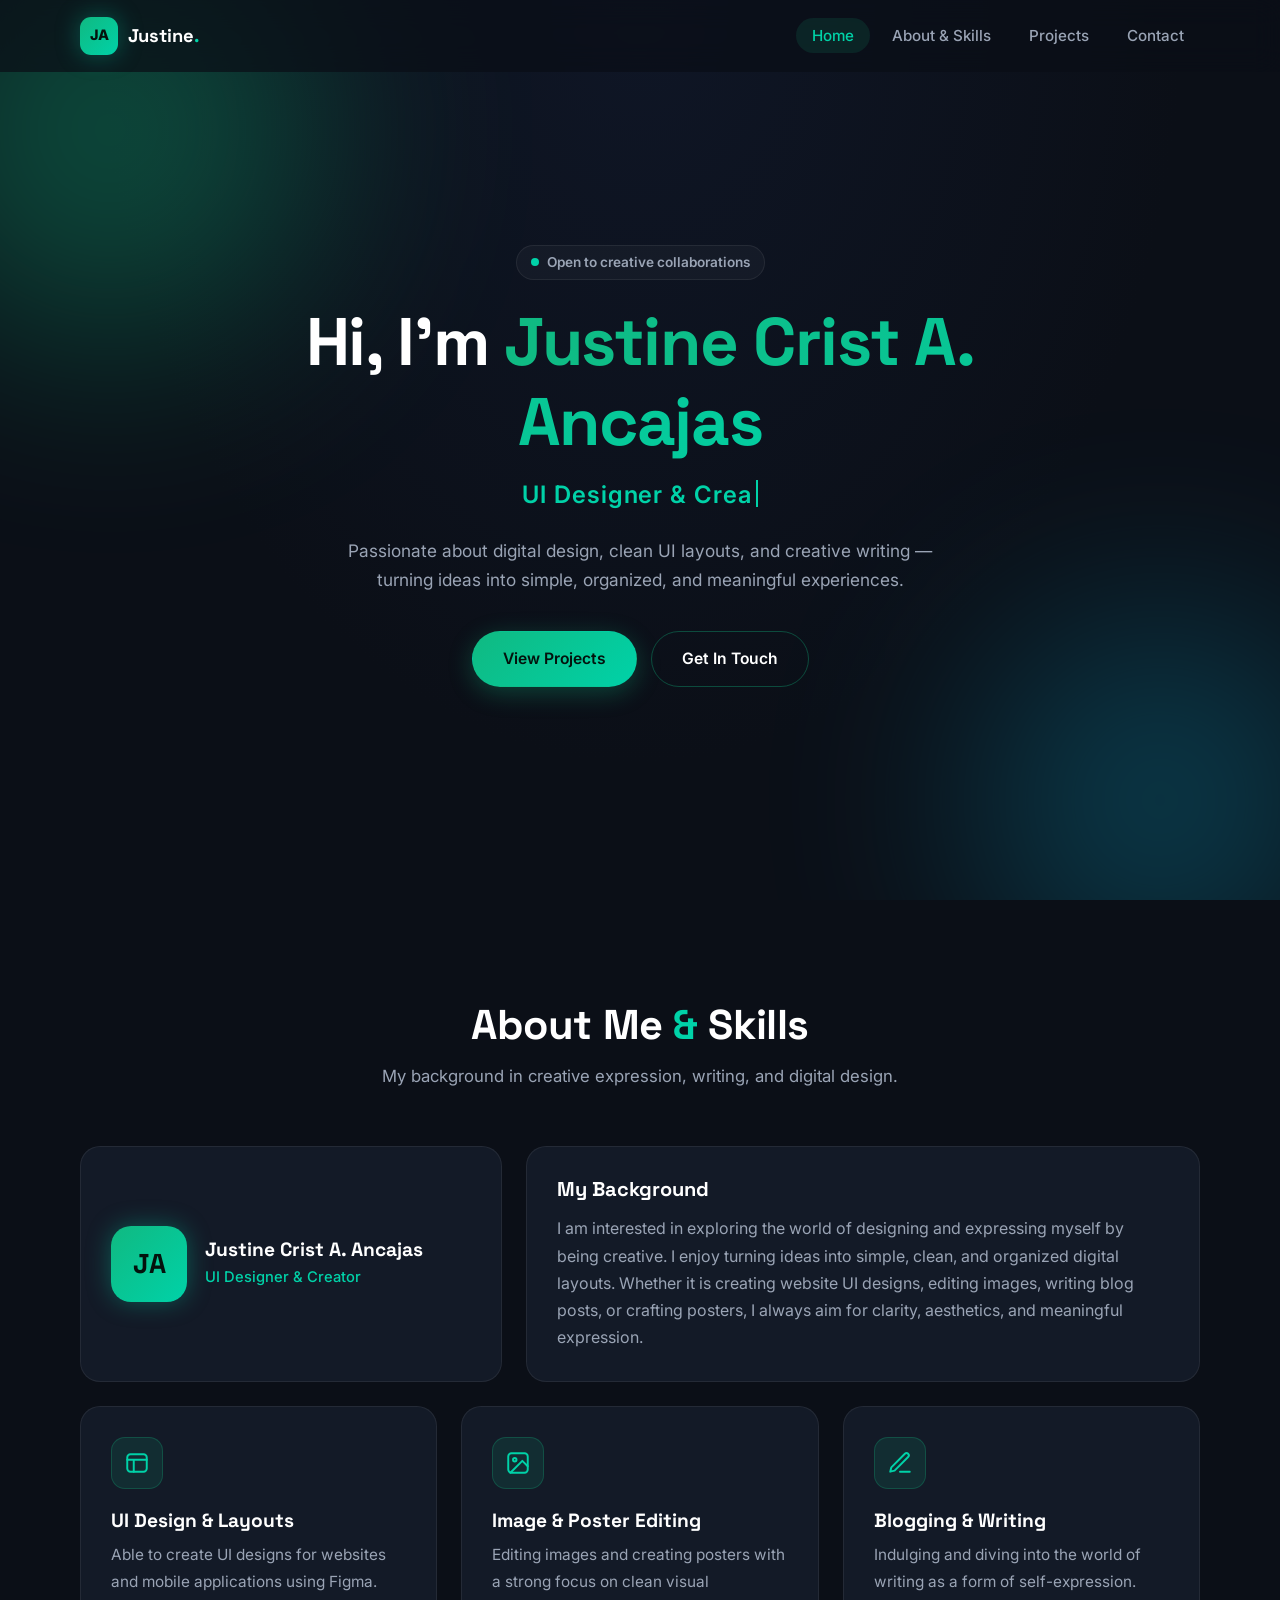
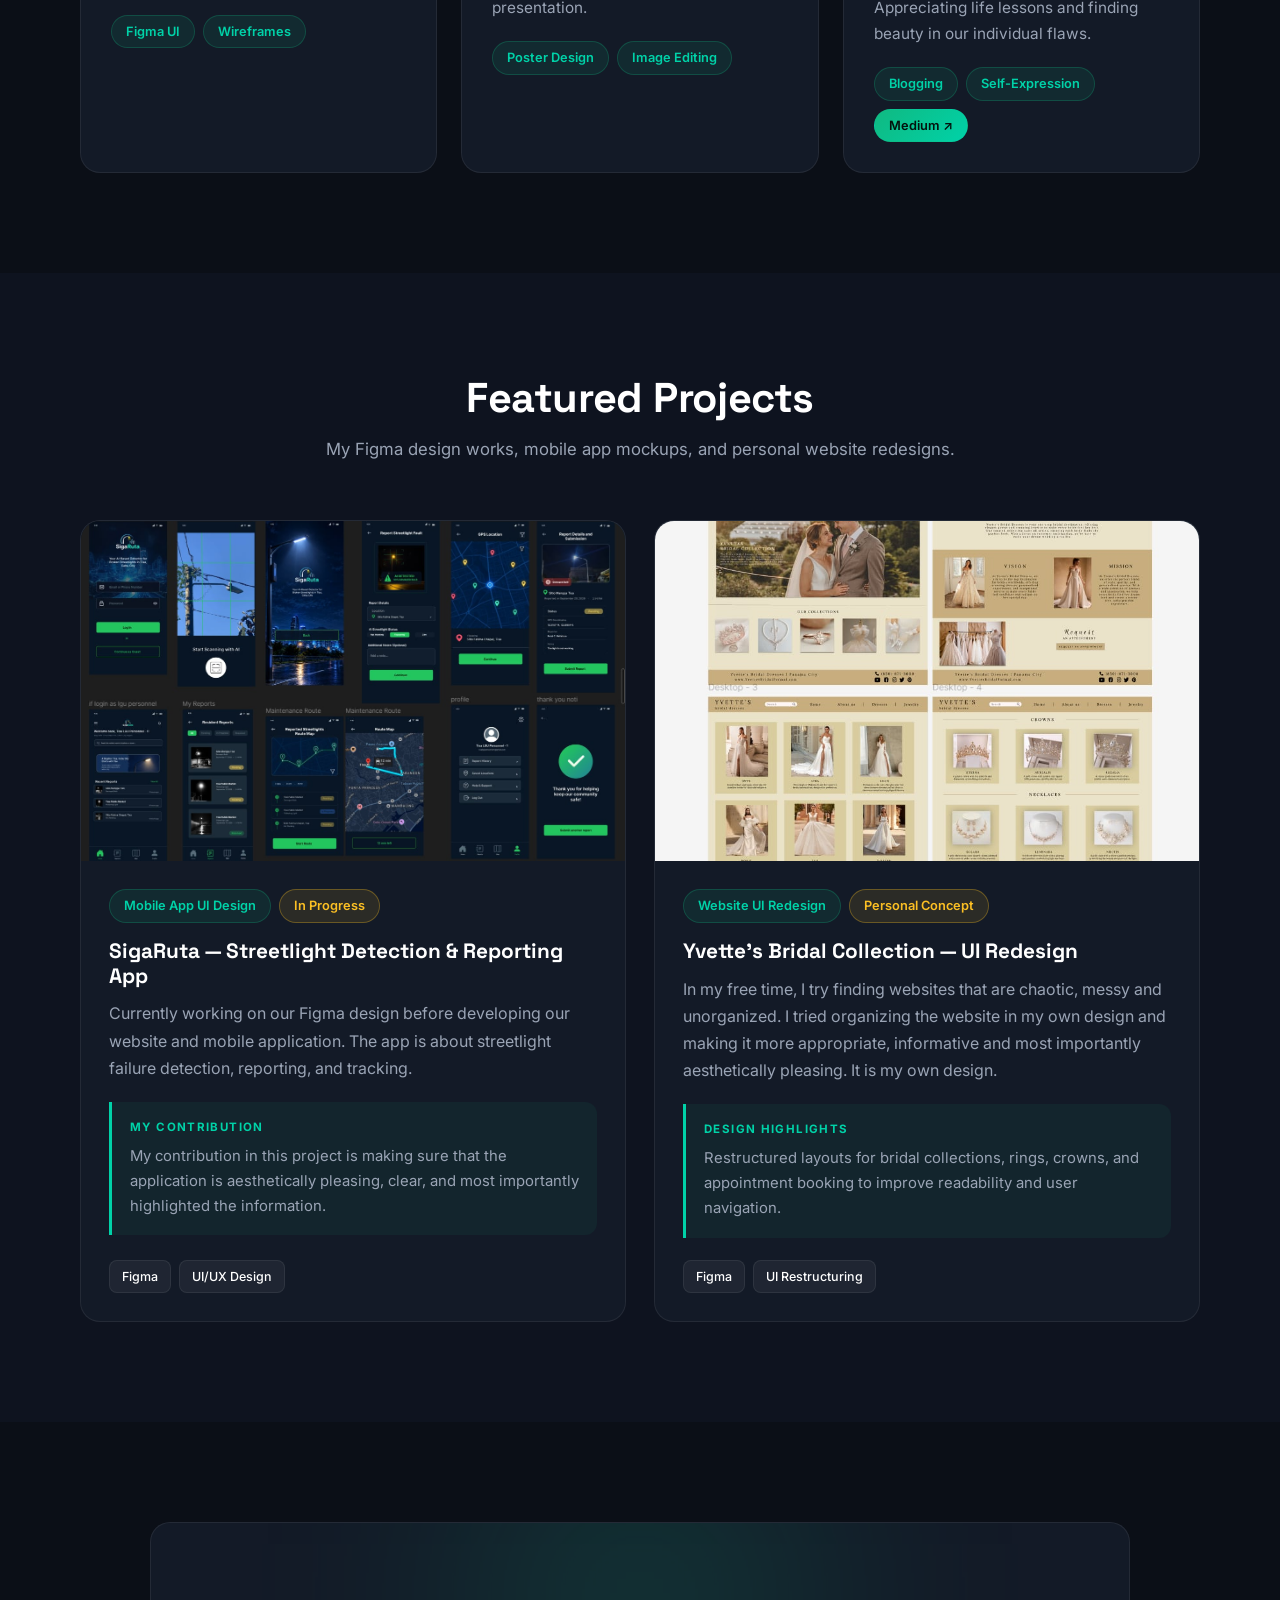
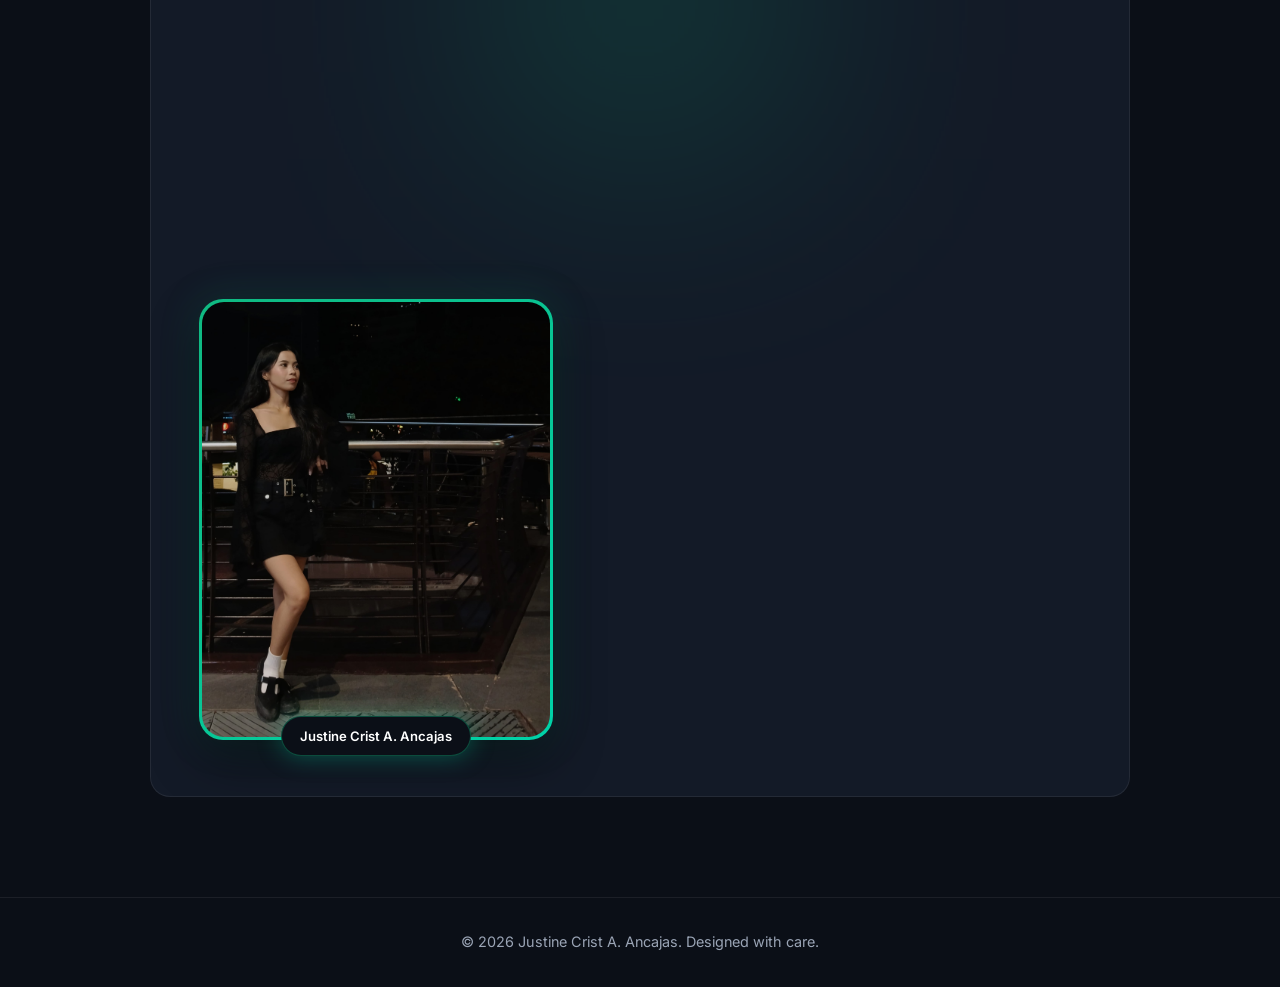
<file: index.html>
<!DOCTYPE html>
<html lang="en">
<head>
  <meta charset="UTF-8" />
  <meta name="viewport" content="width=device-width, initial-scale=1.0" />
  <meta name="description" content="Justine Crist A. Ancajas — UI Designer & Creator. Portfolio of UI designs, poster editing, and creative writing." />
  <meta name="theme-color" content="#0b0f17" />
  <title>Justine Crist A. Ancajas | UI Designer & Creator</title>
  <link rel="preconnect" href="https://fonts.googleapis.com" />
  <link rel="preconnect" href="https://fonts.gstatic.com" crossorigin />
  <link href="https://fonts.googleapis.com/css2?family=Inter:wght@400;500;600;700;800&family=Space+Grotesk:wght@500;700&display=swap" rel="stylesheet" />
  <link rel="stylesheet" href="style.css" />
</head>
<body>
  <div class="scroll-progress" id="scrollProgress"></div>
  <div class="cursor-glow" id="cursorGlow" aria-hidden="true"></div>

  <!-- ============ NAVIGATION ============ -->
  <header class="navbar" id="navbar">
    <div class="container nav-inner">
      <a href="#home" class="logo" aria-label="Go to home">
        <span class="logo-mark">JA</span>
        <span class="logo-text">Justine<span class="dot">.</span></span>
      </a>

      <button class="nav-toggle" id="navToggle" aria-label="Toggle navigation menu" aria-expanded="false" aria-controls="navMenu">
        <span class="bar"></span>
        <span class="bar"></span>
        <span class="bar"></span>
      </button>

      <nav class="nav-menu" id="navMenu" aria-label="Main navigation">
        <ul>
          <li><a href="#home" class="nav-link active">Home</a></li>
          <li><a href="#about" class="nav-link">About &amp; Skills</a></li>
          <li><a href="#projects" class="nav-link">Projects</a></li>
          <li><a href="#contact" class="nav-link">Contact</a></li>
        </ul>
      </nav>
    </div>
  </header>

  <main>

    <!-- ============ HERO ============ -->
    <section class="hero" id="home">
      <div class="hero-glow glow-1"></div>
      <div class="hero-glow glow-2"></div>
      <div class="container hero-inner">
        <span class="pill pill-outline"><span class="pulse"></span> Open to creative collaborations</span>
        <h1 class="hero-title">
          Hi, I'm <span class="gradient-text">Justine Crist A. Ancajas</span>
        </h1>
        <p class="hero-role"><span id="typed" data-text="UI Designer &amp; Creator">UI Designer &amp; Creator</span><span class="caret" aria-hidden="true"></span></p>
        <p class="hero-tagline">
          Passionate about digital design, clean UI layouts, and creative writing —
          turning ideas into simple, organized, and meaningful experiences.
        </p>
        <div class="hero-actions">
          <a href="#projects" class="btn btn-primary">View Projects</a>
          <a href="#contact" class="btn btn-secondary">Get In Touch</a>
        </div>
      </div>
    </section>

    <!-- ============ ABOUT & SKILLS ============ -->
    <section class="section" id="about">
      <div class="container">
        <div class="section-head">
          <h2 class="section-title">About Me <span class="amp">&amp;</span> Skills</h2>
          <p class="section-subtitle">My background in creative expression, writing, and digital design.</p>
        </div>

        <div class="about-grid">
          <div class="card profile-card">
            <div class="profile-top">
              <div class="avatar" aria-hidden="true">JA</div>
              <div>
                <h3 class="profile-name">Justine Crist A. Ancajas</h3>
                <p class="profile-role">UI Designer &amp; Creator</p>
              </div>
            </div>
          </div>

          <div class="card background-card">
            <h3 class="card-heading">My Background</h3>
            <p>
              I am interested in exploring the world of designing and expressing myself by being creative.
              I enjoy turning ideas into simple, clean, and organized digital layouts. Whether it is creating
              website UI designs, editing images, writing blog posts, or crafting posters, I always aim for
              clarity, aesthetics, and meaningful expression.
            </p>
          </div>
        </div>

        <div class="skills-grid" id="skills">
          <article class="card skill-card">
            <div class="icon-box" aria-hidden="true">
              <svg viewBox="0 0 24 24" fill="none" stroke="currentColor" stroke-width="1.8" stroke-linecap="round" stroke-linejoin="round"><rect x="3" y="4" width="18" height="16" rx="3"/><path d="M3 9h18M9 9v11"/></svg>
            </div>
            <h3>UI Design &amp; Layouts</h3>
            <p>Able to create UI designs for websites and mobile applications using Figma.</p>
            <div class="badges">
              <span class="pill">Figma UI</span>
              <span class="pill">Wireframes</span>
            </div>
          </article>

          <article class="card skill-card">
            <div class="icon-box" aria-hidden="true">
              <svg viewBox="0 0 24 24" fill="none" stroke="currentColor" stroke-width="1.8" stroke-linecap="round" stroke-linejoin="round"><rect x="3" y="3" width="18" height="18" rx="3"/><circle cx="9" cy="9" r="1.6"/><path d="M21 15l-5-5L5 21"/></svg>
            </div>
            <h3>Image &amp; Poster Editing</h3>
            <p>Editing images and creating posters with a strong focus on clean visual presentation.</p>
            <div class="badges">
              <span class="pill">Poster Design</span>
              <span class="pill">Image Editing</span>
            </div>
          </article>

          <article class="card skill-card">
            <div class="icon-box" aria-hidden="true">
              <svg viewBox="0 0 24 24" fill="none" stroke="currentColor" stroke-width="1.8" stroke-linecap="round" stroke-linejoin="round"><path d="M12 20h9"/><path d="M16.5 3.5a2.1 2.1 0 013 3L7 19l-4 1 1-4z"/></svg>
            </div>
            <h3>Blogging &amp; Writing</h3>
            <p>Indulging and diving into the world of writing as a form of self-expression. Appreciating life lessons and finding beauty in our individual flaws.</p>
            <div class="badges">
              <span class="pill">Blogging</span>
              <span class="pill">Self-Expression</span>
              <a href="https://medium.com/" target="_blank" rel="noopener noreferrer" class="pill pill-link">Medium ↗</a>
            </div>
          </article>
        </div>
      </div>
    </section>

    <!-- ============ PROJECTS ============ -->
    <section class="section" id="projects">
      <div class="container">
        <div class="section-head">
          <h2 class="section-title">Featured Projects</h2>
          <p class="section-subtitle">My Figma design works, mobile app mockups, and personal website redesigns.</p>
        </div>

        <div class="projects-grid">

          <article class="card project-card">
            <div class="project-image">
              <img src="images/siga.jpg" alt="SigaRuta streetlight detection and reporting app preview" loading="lazy" />
              <div class="image-fallback">SigaRuta Preview</div>
            </div>
            <div class="project-body">
              <div class="badges">
                <span class="pill">Mobile App UI Design</span>
                <span class="pill pill-status">In Progress</span>
              </div>
              <h3>SigaRuta — Streetlight Detection &amp; Reporting App</h3>
              <p>Currently working on our Figma design before developing our website and mobile application. The app is about streetlight failure detection, reporting, and tracking.</p>
              <div class="contribution">
                <span class="contribution-label">My Contribution</span>
                <p>My contribution in this project is making sure that the application is aesthetically pleasing, clear, and most importantly highlighted the information.</p>
              </div>
              <div class="tags">
                <span class="tag">Figma</span>
                <span class="tag">UI/UX Design</span>
              </div>
            </div>
          </article>

          <article class="card project-card">
            <div class="project-image">
              <img src="images/wed.jpg" alt="Yvette's Bridal Collection website redesign preview" loading="lazy" />
              <div class="image-fallback">Yvette's Redesign Preview</div>
            </div>
            <div class="project-body">
              <div class="badges">
                <span class="pill">Website UI Redesign</span>
                <span class="pill pill-status">Personal Concept</span>
              </div>
              <h3>Yvette's Bridal Collection — UI Redesign</h3>
              <p>In my free time, I try finding websites that are chaotic, messy and unorganized. I tried organizing the website in my own design and making it more appropriate, informative and most importantly aesthetically pleasing. It is my own design.</p>
              <div class="contribution">
                <span class="contribution-label">Design Highlights</span>
                <p>Restructured layouts for bridal collections, rings, crowns, and appointment booking to improve readability and user navigation.</p>
              </div>
              <div class="tags">
                <span class="tag">Figma</span>
                <span class="tag">UI Restructuring</span>
              </div>
            </div>
          </article>

        </div>
      </div>
    </section>

    <!-- ============ CONTACT ============ -->
    <section class="section" id="contact">
      <div class="container">
        <div class="card contact-card">
          <div class="contact-glow"></div>
          <div class="contact-grid">
            <figure class="contact-photo">
              <div class="photo-frame">
                <img src="images/justine.jpg" alt="Portrait of Justine Crist A. Ancajas" loading="lazy" />
              </div>
              <span class="photo-badge">Justine Crist A. Ancajas</span>
            </figure>

            <div class="contact-info">
              <h2 class="section-title">Get In Touch</h2>
              <p class="section-subtitle">Feel free to reach out via email or explore my writing online.</p>

              <div class="mail-row">
                <div class="icon-box" aria-hidden="true">
                  <svg viewBox="0 0 24 24" fill="none" stroke="currentColor" stroke-width="1.8" stroke-linecap="round" stroke-linejoin="round"><rect x="3" y="5" width="18" height="14" rx="3"/><path d="M3 7l9 6 9-6"/></svg>
                </div>
                <a href="mailto:justinecristancajas@gmail.com" class="mail-address">justinecristancajas@gmail.com</a>
              </div>

              <div class="hero-actions contact-actions">
                <a href="mailto:justinecristancajas@gmail.com" class="btn btn-primary">Send Email</a>
                <a href="https://medium.com/" target="_blank" rel="noopener noreferrer" class="btn btn-dark">Read Medium Blog ↗</a>
              </div>
            </div>
          </div>
        </div>
      </div>
    </section>

  </main>

  <footer class="footer">
    <div class="container">
      <p>&copy; <span id="year">2026</span> Justine Crist A. Ancajas. Designed with care.</p>
    </div>
  </footer>

  <script src="script.js"></script>
</body>
</html>
</file>
<file: style.css>
/* ============ TOKENS ============ */
:root {
  --bg: #0b0f17;
  --bg-alt: #0e131f;
  --card: #131a27;
  --card-hover: #161f30;
  --border: rgba(255, 255, 255, 0.07);
  --border-strong: rgba(16, 185, 129, 0.35);
  --text: #ffffff;
  --muted: #9aa4b5;
  --accent: #10b981;
  --accent-2: #00d2a8;
  --glow: 0 0 24px rgba(0, 210, 168, 0.35);
  --radius: 20px;
  --radius-sm: 12px;
  --nav-h: 72px;
}

/* ============ RESET ============ */
*, *::before, *::after { box-sizing: border-box; }
html { scroll-behavior: smooth; scroll-padding-top: var(--nav-h); }
body {
  margin: 0;
  font-family: "Inter", system-ui, -apple-system, "Segoe UI", sans-serif;
  background: var(--bg);
  color: var(--muted);
  line-height: 1.7;
  -webkit-font-smoothing: antialiased;
  overflow-x: hidden;
}
img { max-width: 100%; display: block; }
a { color: inherit; text-decoration: none; }
ul { list-style: none; margin: 0; padding: 0; }
h1, h2, h3 { color: var(--text); line-height: 1.2; margin: 0; font-family: "Space Grotesk", "Inter", sans-serif; }
p { margin: 0; }
:focus-visible { outline: 2px solid var(--accent-2); outline-offset: 3px; border-radius: 6px; }

.container { width: min(1120px, 92%); margin-inline: auto; }

/* ============ NAVBAR ============ */
.navbar {
  position: fixed; top: 0; left: 0; right: 0;
  height: var(--nav-h);
  z-index: 100;
  background: rgba(11, 15, 23, 0.72);
  backdrop-filter: blur(14px);
  -webkit-backdrop-filter: blur(14px);
  border-bottom: 1px solid transparent;
  transition: border-color 0.3s, background 0.3s;
}
.navbar.scrolled { border-color: var(--border); background: rgba(11, 15, 23, 0.92); }
.nav-inner { height: 100%; display: flex; align-items: center; justify-content: space-between; }

.logo { display: flex; align-items: center; gap: 10px; font-weight: 700; color: var(--text); }
.logo-mark {
  display: grid; place-items: center;
  width: 38px; height: 38px;
  border-radius: 11px;
  background: linear-gradient(135deg, var(--accent), var(--accent-2));
  color: #04120d; font-weight: 800; font-size: 0.9rem;
  box-shadow: var(--glow);
}
.logo-text { font-family: "Space Grotesk", sans-serif; font-size: 1.15rem; }
.logo-text .dot { color: var(--accent-2); }

.nav-menu ul { display: flex; gap: 6px; }
.nav-link {
  position: relative;
  padding: 8px 16px;
  border-radius: 999px;
  font-size: 0.95rem; font-weight: 500;
  color: var(--muted);
  transition: color 0.25s, background 0.25s;
}
.nav-link:hover { color: var(--text); background: rgba(255, 255, 255, 0.05); }
.nav-link.active { color: var(--accent-2); background: rgba(16, 185, 129, 0.12); }

.nav-toggle {
  display: none;
  width: 44px; height: 44px;
  background: var(--card);
  border: 1px solid var(--border);
  border-radius: 12px;
  cursor: pointer;
  flex-direction: column; align-items: center; justify-content: center; gap: 5px;
}
.nav-toggle .bar {
  width: 20px; height: 2px; background: var(--text); border-radius: 2px;
  transition: transform 0.3s, opacity 0.3s;
}
.nav-toggle.open .bar:nth-child(1) { transform: translateY(7px) rotate(45deg); }
.nav-toggle.open .bar:nth-child(2) { opacity: 0; }
.nav-toggle.open .bar:nth-child(3) { transform: translateY(-7px) rotate(-45deg); }

/* ============ HERO ============ */
.hero {
  position: relative;
  min-height: 100vh;
  display: flex; align-items: center;
  padding: calc(var(--nav-h) + 40px) 0 80px;
  overflow: hidden;
  background:
    radial-gradient(ellipse at top, #0f1626 0%, var(--bg) 60%);
}
.hero-glow { position: absolute; border-radius: 50%; filter: blur(110px); opacity: 0.35; pointer-events: none; }
.glow-1 { width: 420px; height: 420px; background: var(--accent); top: -80px; left: -100px; animation: float 9s ease-in-out infinite; }
.glow-2 { width: 360px; height: 360px; background: #0891b2; bottom: -80px; right: -60px; animation: float 11s ease-in-out infinite reverse; }
@keyframes float { 50% { transform: translateY(30px) translateX(20px); } }

.hero-inner { position: relative; text-align: center; max-width: 820px; }
.hero-title { font-size: clamp(2.2rem, 6vw, 4.2rem); font-weight: 700; margin: 22px 0 12px; letter-spacing: -0.02em; }
.gradient-text {
  background: linear-gradient(120deg, var(--accent), var(--accent-2), #67e8f9);
  -webkit-background-clip: text; background-clip: text;
  -webkit-text-fill-color: transparent; color: transparent;
}
.hero-role { font-size: clamp(1.1rem, 2.5vw, 1.5rem); color: var(--accent-2); font-weight: 600; letter-spacing: 0.04em; }
.hero-tagline { max-width: 620px; margin: 20px auto 0; font-size: 1.08rem; }
.hero-actions { display: flex; flex-wrap: wrap; gap: 14px; justify-content: center; margin-top: 36px; }

/* ============ PILLS / BUTTONS ============ */
.pill {
  display: inline-flex; align-items: center; gap: 8px;
  padding: 5px 14px;
  border-radius: 999px;
  font-size: 0.8rem; font-weight: 600;
  color: var(--accent-2);
  background: rgba(16, 185, 129, 0.1);
  border: 1px solid rgba(16, 185, 129, 0.25);
  transition: background 0.25s, transform 0.25s, border-color 0.25s;
}
.pill:hover { background: rgba(16, 185, 129, 0.18); transform: translateY(-2px); }
.pill-outline { background: rgba(255, 255, 255, 0.03); border-color: var(--border); color: var(--muted); font-size: 0.85rem; }
.pill-status { color: #fbbf24; background: rgba(251, 191, 36, 0.1); border-color: rgba(251, 191, 36, 0.3); }
.pill-link { cursor: pointer; background: linear-gradient(135deg, var(--accent), var(--accent-2)); color: #04120d; border-color: transparent; }
.pill-link:hover { box-shadow: var(--glow); background: linear-gradient(135deg, var(--accent), var(--accent-2)); }

.pulse { width: 8px; height: 8px; border-radius: 50%; background: var(--accent-2); box-shadow: 0 0 0 0 rgba(0, 210, 168, 0.7); animation: pulse 2s infinite; }
@keyframes pulse { 70% { box-shadow: 0 0 0 10px rgba(0, 210, 168, 0); } 100% { box-shadow: 0 0 0 0 rgba(0, 210, 168, 0); } }

.btn {
  display: inline-flex; align-items: center; justify-content: center;
  padding: 14px 30px;
  border-radius: 999px;
  font-weight: 600; font-size: 0.98rem;
  border: 1px solid transparent;
  cursor: pointer;
  transition: transform 0.25s, box-shadow 0.25s, background 0.25s, border-color 0.25s;
}
.btn:hover { transform: translateY(-3px); }
.btn-primary { background: linear-gradient(135deg, var(--accent), var(--accent-2)); color: #04120d; box-shadow: 0 6px 24px rgba(16, 185, 129, 0.3); }
.btn-primary:hover { box-shadow: 0 8px 32px rgba(0, 210, 168, 0.55); }
.btn-secondary { background: transparent; color: var(--text); border-color: var(--border-strong); }
.btn-secondary:hover { background: rgba(16, 185, 129, 0.1); }
.btn-dark { background: var(--bg); color: var(--text); border-color: var(--border); }
.btn-dark:hover { border-color: var(--border-strong); background: #0d1320; }

/* ============ SECTIONS ============ */
.section { padding: 100px 0; position: relative; }
#projects { background: var(--bg-alt); }
.section-head { text-align: center; margin-bottom: 56px; }
.section-title { font-size: clamp(1.8rem, 4vw, 2.6rem); font-weight: 700; letter-spacing: -0.01em; }
.section-title .amp { color: var(--accent-2); }
.section-subtitle { margin-top: 12px; font-size: 1.05rem; }

/* ============ CARDS ============ */
.card {
  background: var(--card);
  border: 1px solid var(--border);
  border-radius: var(--radius);
  padding: 30px;
  transition: transform 0.35s ease, border-color 0.35s, box-shadow 0.35s, background 0.35s;
}
.card:hover {
  transform: translateY(-6px);
  border-color: var(--border-strong);
  background: var(--card-hover);
  box-shadow: 0 18px 40px rgba(0, 0, 0, 0.35), 0 0 30px rgba(16, 185, 129, 0.08);
}

.icon-box {
  display: grid; place-items: center;
  width: 52px; height: 52px;
  border-radius: 14px;
  background: rgba(16, 185, 129, 0.12);
  color: var(--accent-2);
  border: 1px solid rgba(16, 185, 129, 0.25);
  flex-shrink: 0;
}
.icon-box svg { width: 26px; height: 26px; }

/* About */
.about-grid { display: grid; grid-template-columns: 1fr 1.6fr; gap: 24px; margin-bottom: 24px; }
.profile-card { display: flex; align-items: center; }
.profile-top { display: flex; align-items: center; gap: 18px; }
.avatar {
  display: grid; place-items: center;
  width: 76px; height: 76px;
  border-radius: 20px;
  background: linear-gradient(135deg, var(--accent), var(--accent-2));
  color: #04120d;
  font-family: "Space Grotesk", sans-serif; font-weight: 800; font-size: 1.7rem;
  box-shadow: var(--glow);
  flex-shrink: 0;
}
.profile-name { font-size: 1.2rem; }
.profile-role { color: var(--accent-2); font-size: 0.92rem; font-weight: 500; margin-top: 4px; }
.card-heading { font-size: 1.25rem; margin-bottom: 14px; }

/* Skills */
.skills-grid { display: grid; grid-template-columns: repeat(3, 1fr); gap: 24px; }
.skill-card h3 { font-size: 1.2rem; margin: 20px 0 10px; }
.skill-card p { font-size: 0.96rem; }
.badges { display: flex; flex-wrap: wrap; gap: 8px; margin-top: 20px; }

/* Projects */
.projects-grid { display: grid; grid-template-columns: repeat(2, 1fr); gap: 28px; }
.project-card { padding: 0; overflow: hidden; display: flex; flex-direction: column; }
.project-image {
  position: relative;
  aspect-ratio: 16 / 10;
  background: linear-gradient(135deg, #0f1a2a, #12303a);
  overflow: hidden;
}
.project-image img { position: absolute; inset: 0; width: 100%; height: 100%; object-fit: cover; transition: transform 0.6s ease; z-index: 1; }
.project-card:hover .project-image img { transform: scale(1.06); }
.image-fallback {
  position: absolute; inset: 0;
  display: grid; place-items: center;
  color: rgba(0, 210, 168, 0.55);
  font-family: "Space Grotesk", sans-serif; font-weight: 600; letter-spacing: 0.05em;
}
.project-image img.broken { display: none; }
.project-body { padding: 28px; display: flex; flex-direction: column; flex: 1; }
.project-body .badges { margin: 0 0 16px; }
.project-body h3 { font-size: 1.3rem; margin-bottom: 12px; }
.contribution {
  margin-top: 20px;
  padding: 16px 18px;
  border-left: 3px solid var(--accent-2);
  background: rgba(16, 185, 129, 0.07);
  border-radius: 0 var(--radius-sm) var(--radius-sm) 0;
  font-size: 0.93rem;
}
.contribution-label { display: block; color: var(--accent-2); font-size: 0.72rem; font-weight: 700; letter-spacing: 0.12em; text-transform: uppercase; margin-bottom: 6px; }
.tags { display: flex; flex-wrap: wrap; gap: 8px; margin-top: auto; padding-top: 22px; }
.tag {
  padding: 5px 12px; border-radius: 8px;
  font-size: 0.78rem; font-weight: 500; color: var(--text);
  background: rgba(255, 255, 255, 0.05);
  border: 1px solid var(--border);
}

/* Contact */
.contact-card { position: relative; overflow: hidden; padding: 56px 48px; max-width: 980px; margin: 0 auto; }
.contact-card:hover { transform: none; }
.contact-glow { position: absolute; width: 320px; height: 320px; top: -140px; left: 50%; transform: translateX(-50%); background: var(--accent); filter: blur(120px); opacity: 0.18; pointer-events: none; }
.contact-card > * { position: relative; }
.mail-row { display: inline-flex; align-items: center; gap: 14px; margin-top: 32px; padding: 12px 22px 12px 12px; border-radius: 999px; background: var(--bg); border: 1px solid var(--border); max-width: 100%; }
.mail-address { color: var(--text); font-weight: 500; word-break: break-all; transition: color 0.25s; }
.mail-address:hover { color: var(--accent-2); }
.hero-actions.center { margin-top: 32px; }
.contact-grid { display: grid; grid-template-columns: 0.85fr 1.15fr; gap: 48px; align-items: center; }
.contact-info { text-align: left; }
.contact-info .mail-row { margin-top: 28px; }
.contact-actions { justify-content: flex-start; margin-top: 28px; }
.contact-photo { margin: 0; position: relative; }
.photo-frame {
  position: relative; border-radius: 24px; padding: 3px;
  background: linear-gradient(135deg, var(--accent), var(--accent-2), #67e8f9, var(--accent));
  background-size: 300% 300%;
  animation: borderShift 6s ease infinite;
  box-shadow: 0 20px 50px rgba(0,0,0,.45), 0 0 40px rgba(16,185,129,.18);
  transition: transform .5s ease;
}
.photo-frame img { width: 100%; aspect-ratio: 4 / 5; object-fit: cover; object-position: top center; border-radius: 22px; transition: transform .6s ease; }
.photo-frame { overflow: hidden; }
.contact-photo:hover .photo-frame { transform: rotate(-1.5deg) scale(1.02); }
.contact-photo:hover .photo-frame img { transform: scale(1.04); }
.photo-badge {
  position: absolute; left: 50%; bottom: -16px; transform: translateX(-50%);
  white-space: nowrap; padding: 8px 18px; border-radius: 999px;
  background: var(--bg); border: 1px solid var(--border-strong);
  color: var(--text); font-size: .82rem; font-weight: 600;
  box-shadow: var(--glow);
  animation: bob 3.5s ease-in-out infinite;
}
@keyframes borderShift { 50% { background-position: 100% 50%; } }
@keyframes bob { 50% { transform: translateX(-50%) translateY(-5px); } }

/* Footer */
.footer { padding: 32px 0; text-align: center; font-size: 0.9rem; border-top: 1px solid var(--border); }

/* ============ REVEAL ANIMATION ============ */
.reveal { opacity: 0; transform: translateY(28px); transition: opacity 0.7s ease, transform 0.7s ease; }
.reveal.visible { opacity: 1; transform: none; }
.reveal-left { transform: translateX(-40px); }
.reveal-right { transform: translateX(40px); }
.reveal-zoom { transform: scale(.92); }

/* ============ EXTRA ANIMATIONS ============ */
.scroll-progress { position: fixed; top: 0; left: 0; height: 3px; width: 0; z-index: 200; background: linear-gradient(90deg, var(--accent), var(--accent-2), #67e8f9); box-shadow: 0 0 12px rgba(0,210,168,.7); }
.cursor-glow { position: fixed; top: 0; left: 0; width: 380px; height: 380px; margin: -190px 0 0 -190px; border-radius: 50%; pointer-events: none; z-index: 0; background: radial-gradient(circle, rgba(0,210,168,.12), transparent 65%); opacity: 0; transition: opacity .4s; will-change: transform; }
.cursor-glow.on { opacity: 1; }
main, footer { position: relative; z-index: 1; }

.caret { display: inline-block; width: 2px; height: 1.1em; margin-left: 4px; vertical-align: -0.15em; background: var(--accent-2); animation: blink 1s steps(1) infinite; }
@keyframes blink { 50% { opacity: 0; } }

.gradient-text { background-size: 250% 250%; animation: gradientFlow 6s ease infinite; }
@keyframes gradientFlow { 50% { background-position: 100% 50%; } }

.avatar { animation: avatarFloat 4s ease-in-out infinite; }
@keyframes avatarFloat { 50% { transform: translateY(-6px) rotate(-3deg); } }

.skill-card .icon-box { transition: transform .4s ease, background .3s; }
.skill-card:hover .icon-box { transform: rotate(-8deg) scale(1.12); background: rgba(16,185,129,.22); }
.logo-mark { transition: transform .4s ease; }
.logo:hover .logo-mark { transform: rotate(-10deg) scale(1.08); }

.nav-link::after { content: ""; position: absolute; left: 50%; bottom: 4px; width: 0; height: 2px; background: var(--accent-2); border-radius: 2px; transition: width .3s, left .3s; }
.nav-link:hover::after { width: 40%; left: 30%; }

.btn-primary { position: relative; overflow: hidden; }
.btn-primary::after { content: ""; position: absolute; top: 0; left: -75%; width: 50%; height: 100%; background: linear-gradient(120deg, transparent, rgba(255,255,255,.45), transparent); transform: skewX(-20deg); }
.btn-primary:hover::after { animation: shine .8s ease; }
@keyframes shine { to { left: 130%; } }

.tag { transition: transform .25s, border-color .25s, color .25s; }
.tag:hover { transform: translateY(-3px); border-color: var(--border-strong); color: var(--accent-2); }
.project-card .project-image::after { content: ""; position: absolute; inset: 0; z-index: 2; background: linear-gradient(180deg, transparent 55%, rgba(11,15,23,.55)); opacity: 0; transition: opacity .4s; pointer-events: none; }
.project-card:hover .project-image::after { opacity: 1; }

.tilt { transform-style: preserve-3d; will-change: transform; }

/* ============ RESPONSIVE ============ */
@media (max-width: 860px) {
  .contact-card { padding: 40px 24px 48px; }
  .contact-grid { grid-template-columns: 1fr; gap: 40px; }
  .contact-photo { max-width: 320px; margin: 0 auto; }
  .contact-info { text-align: center; }
  .contact-actions { justify-content: center; }
}

@media (max-width: 960px) {
  .skills-grid { grid-template-columns: 1fr; }
  .about-grid { grid-template-columns: 1fr; }
  .projects-grid { grid-template-columns: 1fr; }
}

@media (max-width: 760px) {
  .nav-toggle { display: flex; }
  .nav-menu {
    position: absolute; top: var(--nav-h); left: 0; right: 0;
    background: rgba(11, 15, 23, 0.98);
    border-bottom: 1px solid var(--border);
    max-height: 0; overflow: hidden;
    transition: max-height 0.4s ease;
  }
  .nav-menu.open { max-height: 380px; }
  .nav-menu ul { flex-direction: column; padding: 16px 4%; gap: 4px; }
  .nav-link { display: block; padding: 14px 18px; border-radius: 12px; }
  .section { padding: 72px 0; }
  .card { padding: 24px; }
  .project-card { padding: 0; }
  .btn { width: 100%; max-width: 320px; }
  .mail-row { border-radius: 20px; padding: 12px; }
}

@media (prefers-reduced-motion: reduce) {
  *, *::before, *::after { animation: none !important; transition: none !important; scroll-behavior: auto !important; }
  .reveal { opacity: 1; transform: none; }
  .cursor-glow { display: none; }
}
</file>
